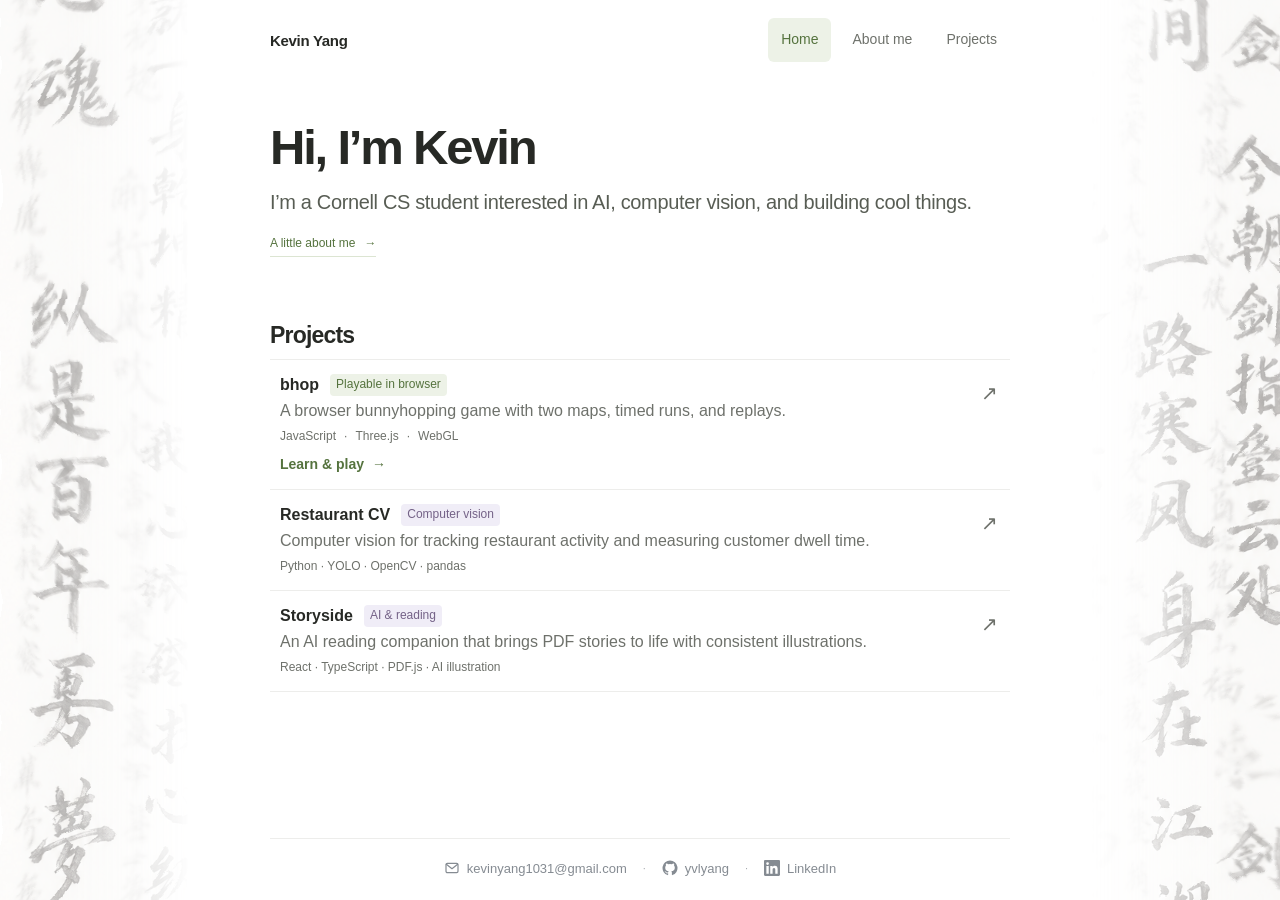
<file: index.html>
<!doctype html>
<html lang="en">
<head>
  <meta charset="utf-8">
  <meta name="viewport" content="width=device-width, initial-scale=1">
  <meta name="theme-color" content="#ffffff">
  <title>Home</title>
  <meta name="description" content="Kevin Yang’s personal space for projects, reading, music, and things made for the web.">
  <meta property="og:title" content="Home">
  <meta property="og:description" content="Kevin Yang’s personal space for projects, reading, music, and things made for the web.">
  <meta property="og:image" content="https://yvlyang.com/assets/bhop-og.jpg">
  <meta property="og:url" content="https://yvlyang.com/">
  <link rel="icon" href="data:image/svg+xml,%3Csvg xmlns='http://www.w3.org/2000/svg' viewBox='0 0 64 64'%3E%3Crect width='64' height='64' rx='16' fill='%23edf3df'/%3E%3Ctext x='32' y='43' font-family='Arial' font-size='34' text-anchor='middle' fill='%232a3322'%3Ek%3C/text%3E%3C/svg%3E">
  <link rel="stylesheet" href="styles.css?v=9474f177773f">
</head>
<body>
  <svg aria-hidden="true" focusable="false" style="position: absolute; width: 0; height: 0; overflow: hidden;">
    <defs>
      <filter id="calligraphy-warp" x="-10%" y="-10%" width="120%" height="120%" color-interpolation-filters="sRGB">
        <feTurbulence type="fractalNoise" baseFrequency="0.009 0.022" numOctaves="2" seed="8" result="ripple"/>
        <feDisplacementMap in="SourceGraphic" in2="ripple" scale="11" xChannelSelector="R" yChannelSelector="G"/>
      </filter>
    </defs>
  </svg>
  <a class="skip-link" href="#main">Skip to content</a>
  <div class="page" id="top">
    <header class="header">
      <a class="wordmark" href="index.html" aria-label="Kevin Yang, home">Kevin Yang</a>
      <nav aria-label="Main navigation">
        <a href="index.html" aria-current="page">Home</a>
        <a href="about/index.html">About me</a>
        <a href="projects/index.html">Projects</a>
      </nav>
    </header>

    <main id="main">
      <section class="intro" id="home" aria-labelledby="home-title">
        <h1 id="home-title">Hi, I’m Kevin</h1>
        <p class="intro-copy">I’m a Cornell CS student interested in AI, computer vision, and building cool things.</p>
        <a class="text-link intro-link" href="about/index.html">A little about me <span aria-hidden="true">→</span></a>
      </section>
      <section class="projects home-projects" aria-labelledby="projects-title">
        <div class="section-heading"><h2 id="projects-title">Projects</h2></div>
        <a class="project" href="projects/bhop/index.html">
          <div class="project-copy">
            <div class="project-title"><h3>bhop</h3><span class="tag tag-playable">Playable in browser</span></div>
            <p>A browser bunnyhopping game with two maps, timed runs, and replays.</p>
            <span class="project-meta">JavaScript <span aria-hidden="true">·</span> Three.js <span aria-hidden="true">·</span> WebGL</span>
            <span class="project-play">Learn &amp; play <span aria-hidden="true">→</span></span>
          </div>
          <span class="project-arrow" aria-hidden="true">↗</span>
        </a>
        <a class="project" href="https://github.com/yvlyang/restaurant-cv" target="_blank" rel="noopener">
          <div class="project-copy">
            <div class="project-title"><h3>Restaurant CV</h3><span class="tag">Computer vision</span></div>
            <p>Computer vision for tracking restaurant activity and measuring customer dwell time.</p>
            <span class="project-meta">Python · YOLO · OpenCV · pandas</span>
          </div><span class="project-arrow" aria-hidden="true">↗</span>
        </a>
        <a class="project" href="https://github.com/yvlyang/storyside" target="_blank" rel="noopener">
          <div class="project-copy">
            <div class="project-title"><h3>Storyside</h3><span class="tag">AI &amp; reading</span></div>
            <p>An AI reading companion that brings PDF stories to life with consistent illustrations.</p>
            <span class="project-meta">React · TypeScript · PDF.js · AI illustration</span>
          </div><span class="project-arrow" aria-hidden="true">↗</span>
        </a>
      </section>
    </main>

    <footer class="footer footer-contacts" aria-label="Contact links">
      <a class="contact-link" href="mailto:kevinyang1031@gmail.com"><svg aria-hidden="true" viewBox="0 0 24 24" fill="none" stroke="currentColor" stroke-width="1.8" stroke-linecap="round" stroke-linejoin="round"><rect x="3" y="5" width="18" height="14" rx="2"/><path d="m3.5 6.5 8.5 6.5 8.5-6.5"/></svg>kevinyang1031@gmail.com</a>
      <span class="contact-divider" aria-hidden="true">·</span>
      <a class="contact-link" aria-label="GitHub: yvlyang" href="https://github.com/yvlyang"><svg aria-hidden="true" viewBox="0 0 24 24" fill="currentColor"><path d="M12 .75a11.25 11.25 0 0 0-3.56 21.92c.56.1.77-.24.77-.54v-2.1c-3.13.68-3.79-1.33-3.79-1.33-.51-1.3-1.25-1.64-1.25-1.64-1.02-.7.08-.69.08-.69 1.13.08 1.73 1.16 1.73 1.16 1 1.72 2.63 1.22 3.27.93.1-.73.39-1.22.71-1.5-2.5-.28-5.13-1.25-5.13-5.57 0-1.23.44-2.23 1.16-3.02-.12-.29-.5-1.43.11-2.98 0 0 .95-.3 3.1 1.15a10.8 10.8 0 0 1 5.64 0c2.15-1.46 3.1-1.15 3.1-1.15.61 1.55.23 2.69.11 2.98.72.79 1.16 1.79 1.16 3.02 0 4.33-2.64 5.28-5.15 5.56.4.35.76 1.03.76 2.08v3.1c0 .3.2.65.77.54A11.25 11.25 0 0 0 12 .75Z"/></svg>yvlyang</a>
      <span class="contact-divider" aria-hidden="true">·</span>
      <a class="contact-link" aria-label="Kevin Yang on LinkedIn" href="https://www.linkedin.com/in/yvlyang"><svg aria-hidden="true" viewBox="0 0 24 24" fill="currentColor"><path d="M20.45 20.45h-3.55v-5.57c0-1.33-.03-3.04-1.85-3.04-1.86 0-2.14 1.45-2.14 2.94v5.67H9.36V9h3.41v1.56h.05c.48-.9 1.64-1.85 3.37-1.85 3.6 0 4.27 2.37 4.27 5.46v6.28ZM5.34 7.43a2.06 2.06 0 1 1 0-4.12 2.06 2.06 0 0 1 0 4.12ZM7.12 20.45H3.56V9h3.56v11.45ZM22.22 0H1.77C.79 0 0 .77 0 1.73v20.54C0 23.23.79 24 1.77 24h20.45c.98 0 1.78-.77 1.78-1.73V1.73C24 .77 23.2 0 22.22 0Z"/></svg>LinkedIn</a>
    </footer>
  </div>
</body>
</html>
</file>
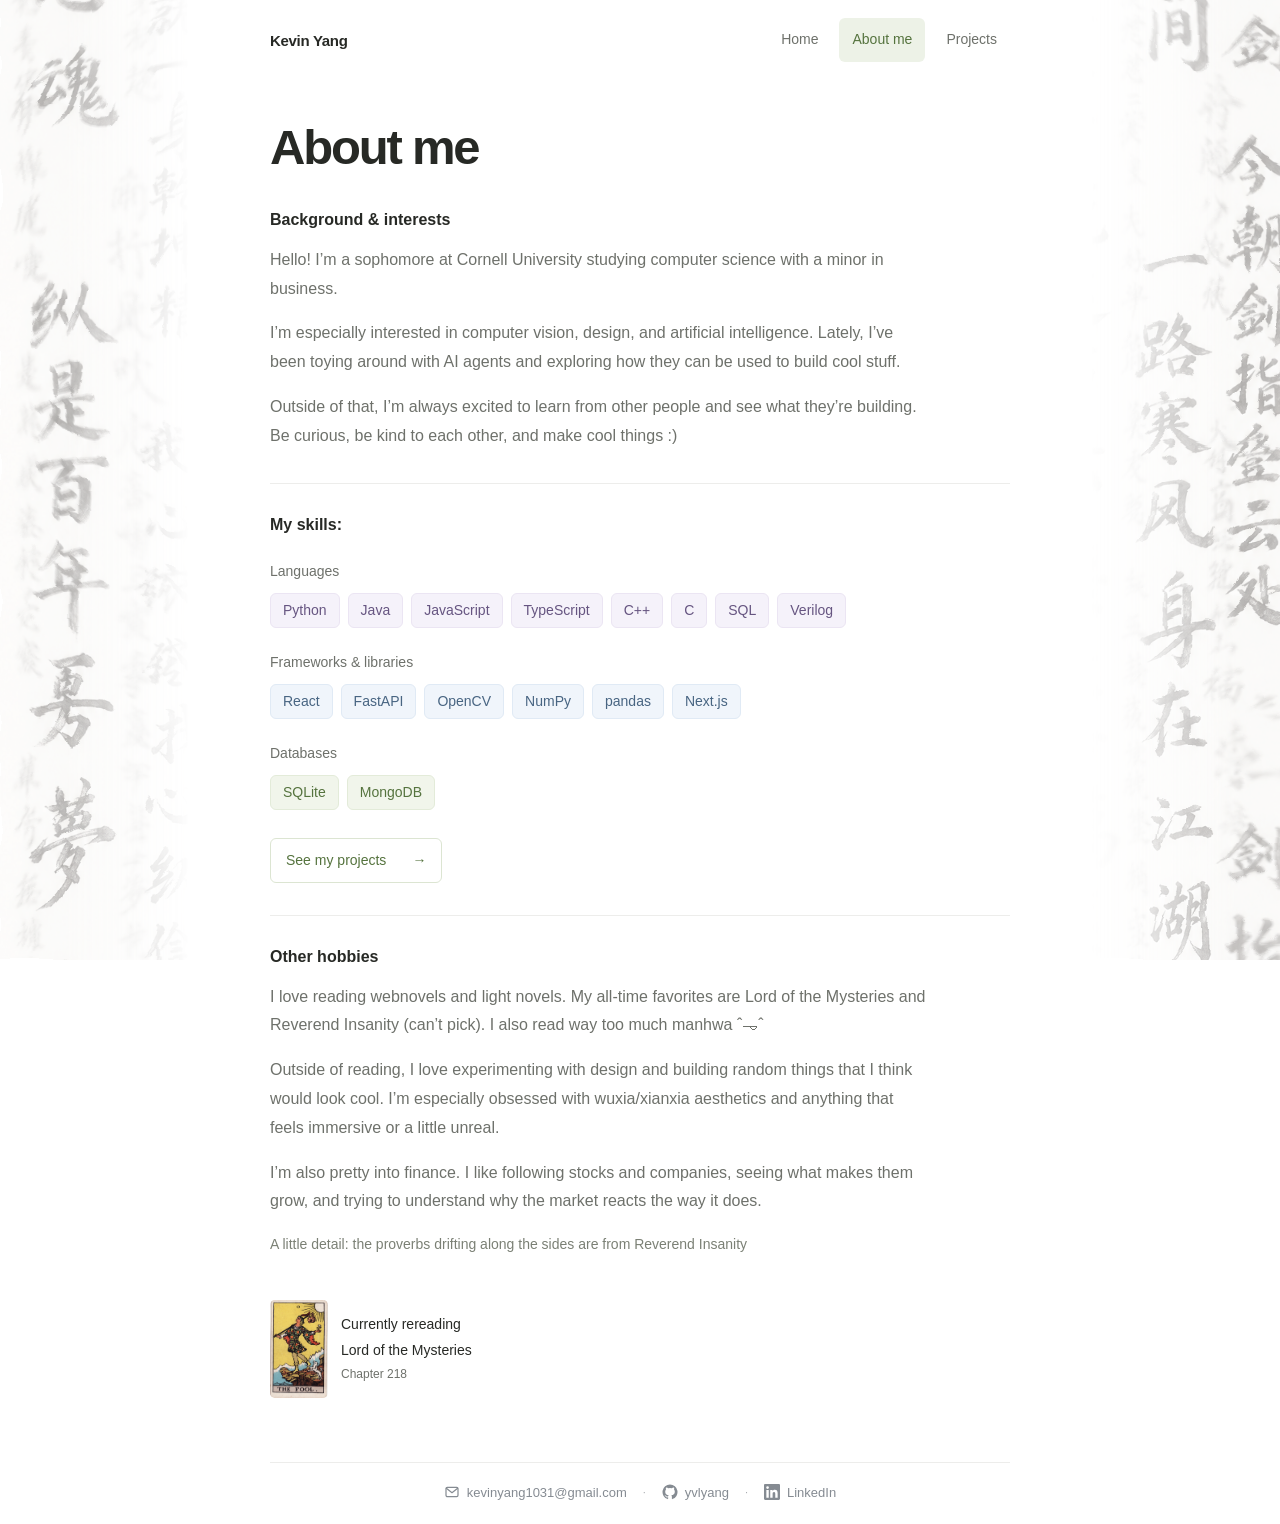
<file: about/index.html>
<!doctype html>
<html lang="en">
<head>
  <meta charset="utf-8">
  <meta name="viewport" content="width=device-width, initial-scale=1">
  <meta name="theme-color" content="#ffffff">
  <title>About me</title>
  <meta name="description" content="Kevin Yang is a Cornell University sophomore from Boston studying computer science with a business minor, interested in computer vision, artificial intelligence, and AI agents.">
  <meta property="og:title" content="About me">
  <meta property="og:description" content="Kevin Yang is a Cornell University sophomore from Boston studying computer science with a business minor, interested in computer vision, artificial intelligence, and AI agents.">
  <meta property="og:image" content="https://yvlyang.com/assets/bhop-og.jpg">
  <meta property="og:url" content="https://yvlyang.com/about/">
  <link rel="icon" href="data:image/svg+xml,%3Csvg xmlns='http://www.w3.org/2000/svg' viewBox='0 0 64 64'%3E%3Crect width='64' height='64' rx='16' fill='%23edf3df'/%3E%3Ctext x='32' y='43' font-family='Arial' font-size='34' text-anchor='middle' fill='%232a3322'%3Ek%3C/text%3E%3C/svg%3E">
  <link rel="stylesheet" href="../styles.css?v=9474f177773f">
</head>
<body>
  <svg aria-hidden="true" focusable="false" style="position: absolute; width: 0; height: 0; overflow: hidden;">
    <defs>
      <filter id="calligraphy-warp" x="-10%" y="-10%" width="120%" height="120%" color-interpolation-filters="sRGB">
        <feTurbulence type="fractalNoise" baseFrequency="0.009 0.022" numOctaves="2" seed="8" result="ripple"/>
        <feDisplacementMap in="SourceGraphic" in2="ripple" scale="11" xChannelSelector="R" yChannelSelector="G"/>
      </filter>
    </defs>
  </svg>
  <a class="skip-link" href="#main">Skip to content</a>
  <div class="page" id="top">
    <header class="header">
      <a class="wordmark" href="../index.html" aria-label="Kevin Yang, home">Kevin Yang</a>
      <nav aria-label="Main navigation">
        <a href="../index.html">Home</a>
        <a href="index.html" aria-current="page">About me</a>
        <a href="../projects/index.html">Projects</a>
      </nav>
    </header>

    <main id="main">
      <section class="section about-page" id="about" aria-labelledby="about-title">
        <div class="section-heading">
          <h1 id="about-title">About me</h1>
        </div>

        <section class="about-block" aria-labelledby="background-title">
          <h2 id="background-title">Background &amp; interests</h2>
          <p>Hello! I’m a sophomore at Cornell University studying computer science with a minor in business.</p>
          <p>I’m especially interested in computer vision, design, and artificial intelligence. Lately, I’ve been toying around with AI agents and exploring how they can be used to build cool stuff.</p>
          <p>Outside of that, I’m always excited to learn from other people and see what they’re building. Be curious, be kind to each other, and make cool things :)</p>
        </section>

        <section class="about-block" aria-labelledby="skills-title">
          <h2 id="skills-title">My skills:</h2>
          <dl class="skills-list">
            <div class="skill-group languages"><dt>Languages</dt><dd><ul class="skill-tags" role="list"><li>Python</li><li>Java</li><li>JavaScript</li><li>TypeScript</li><li>C++</li><li>C</li><li>SQL</li><li>Verilog</li></ul></dd></div>
            <div class="skill-group frameworks"><dt>Frameworks &amp; libraries</dt><dd><ul class="skill-tags" role="list"><li>React</li><li>FastAPI</li><li>OpenCV</li><li>NumPy</li><li>pandas</li><li>Next.js</li></ul></dd></div>
            <div class="skill-group databases"><dt>Databases</dt><dd><ul class="skill-tags" role="list"><li>SQLite</li><li>MongoDB</li></ul></dd></div>
          </dl>
          <a class="projects-cta" href="../projects/index.html">See my projects <span aria-hidden="true">→</span></a>
        </section>

        <section class="about-block" aria-labelledby="outside-title">
          <h2 id="outside-title">Other hobbies</h2>
          <p>I love reading webnovels and light novels. My all-time favorites are Lord of the Mysteries and Reverend Insanity (can’t pick). I also read way too much manhwa ˆ𐃷ˆ</p>
          <p>Outside of reading, I love experimenting with design and building random things that I think would look cool. I’m especially obsessed with wuxia/xianxia aesthetics and anything that feels immersive or a little unreal.</p>
          <p>I’m also pretty into finance. I like following stocks and companies, seeing what makes them grow, and trying to understand why the market reacts the way it does.</p>
          <p class="site-note">A little detail: the proverbs drifting along the sides are from Reverend Insanity</p>
        </section>
        <div class="about-interests" aria-label="A little more about me">
          <!-- Add a book and its link when ready. -->
          <div class="interest-row" id="reading">
            <img class="reading-cover" src="../assets/lotm-the-fool.png" alt="The Fool tarot card" width="1144" height="1919" loading="lazy">
            <div class="interest-copy"><h2>Currently rereading</h2><p><span class="reading-title">Lord of the Mysteries</span><span class="reading-progress">Chapter 218</span></p></div>
          </div>
        </div>
      </section>
    </main>

    <footer class="footer footer-contacts" aria-label="Contact links">
      <a class="contact-link" href="mailto:kevinyang1031@gmail.com"><svg aria-hidden="true" viewBox="0 0 24 24" fill="none" stroke="currentColor" stroke-width="1.8" stroke-linecap="round" stroke-linejoin="round"><rect x="3" y="5" width="18" height="14" rx="2"/><path d="m3.5 6.5 8.5 6.5 8.5-6.5"/></svg>kevinyang1031@gmail.com</a>
      <span class="contact-divider" aria-hidden="true">·</span>
      <a class="contact-link" aria-label="GitHub: yvlyang" href="https://github.com/yvlyang"><svg aria-hidden="true" viewBox="0 0 24 24" fill="currentColor"><path d="M12 .75a11.25 11.25 0 0 0-3.56 21.92c.56.1.77-.24.77-.54v-2.1c-3.13.68-3.79-1.33-3.79-1.33-.51-1.3-1.25-1.64-1.25-1.64-1.02-.7.08-.69.08-.69 1.13.08 1.73 1.16 1.73 1.16 1 1.72 2.63 1.22 3.27.93.1-.73.39-1.22.71-1.5-2.5-.28-5.13-1.25-5.13-5.57 0-1.23.44-2.23 1.16-3.02-.12-.29-.5-1.43.11-2.98 0 0 .95-.3 3.1 1.15a10.8 10.8 0 0 1 5.64 0c2.15-1.46 3.1-1.15 3.1-1.15.61 1.55.23 2.69.11 2.98.72.79 1.16 1.79 1.16 3.02 0 4.33-2.64 5.28-5.15 5.56.4.35.76 1.03.76 2.08v3.1c0 .3.2.65.77.54A11.25 11.25 0 0 0 12 .75Z"/></svg>yvlyang</a>
      <span class="contact-divider" aria-hidden="true">·</span>
      <a class="contact-link" aria-label="Kevin Yang on LinkedIn" href="https://www.linkedin.com/in/yvlyang"><svg aria-hidden="true" viewBox="0 0 24 24" fill="currentColor"><path d="M20.45 20.45h-3.55v-5.57c0-1.33-.03-3.04-1.85-3.04-1.86 0-2.14 1.45-2.14 2.94v5.67H9.36V9h3.41v1.56h.05c.48-.9 1.64-1.85 3.37-1.85 3.6 0 4.27 2.37 4.27 5.46v6.28ZM5.34 7.43a2.06 2.06 0 1 1 0-4.12 2.06 2.06 0 0 1 0 4.12ZM7.12 20.45H3.56V9h3.56v11.45ZM22.22 0H1.77C.79 0 0 .77 0 1.73v20.54C0 23.23.79 24 1.77 24h20.45c.98 0 1.78-.77 1.78-1.73V1.73C24 .77 23.2 0 22.22 0Z"/></svg>LinkedIn</a>
    </footer>
  </div>
</body>
</html>
</file>
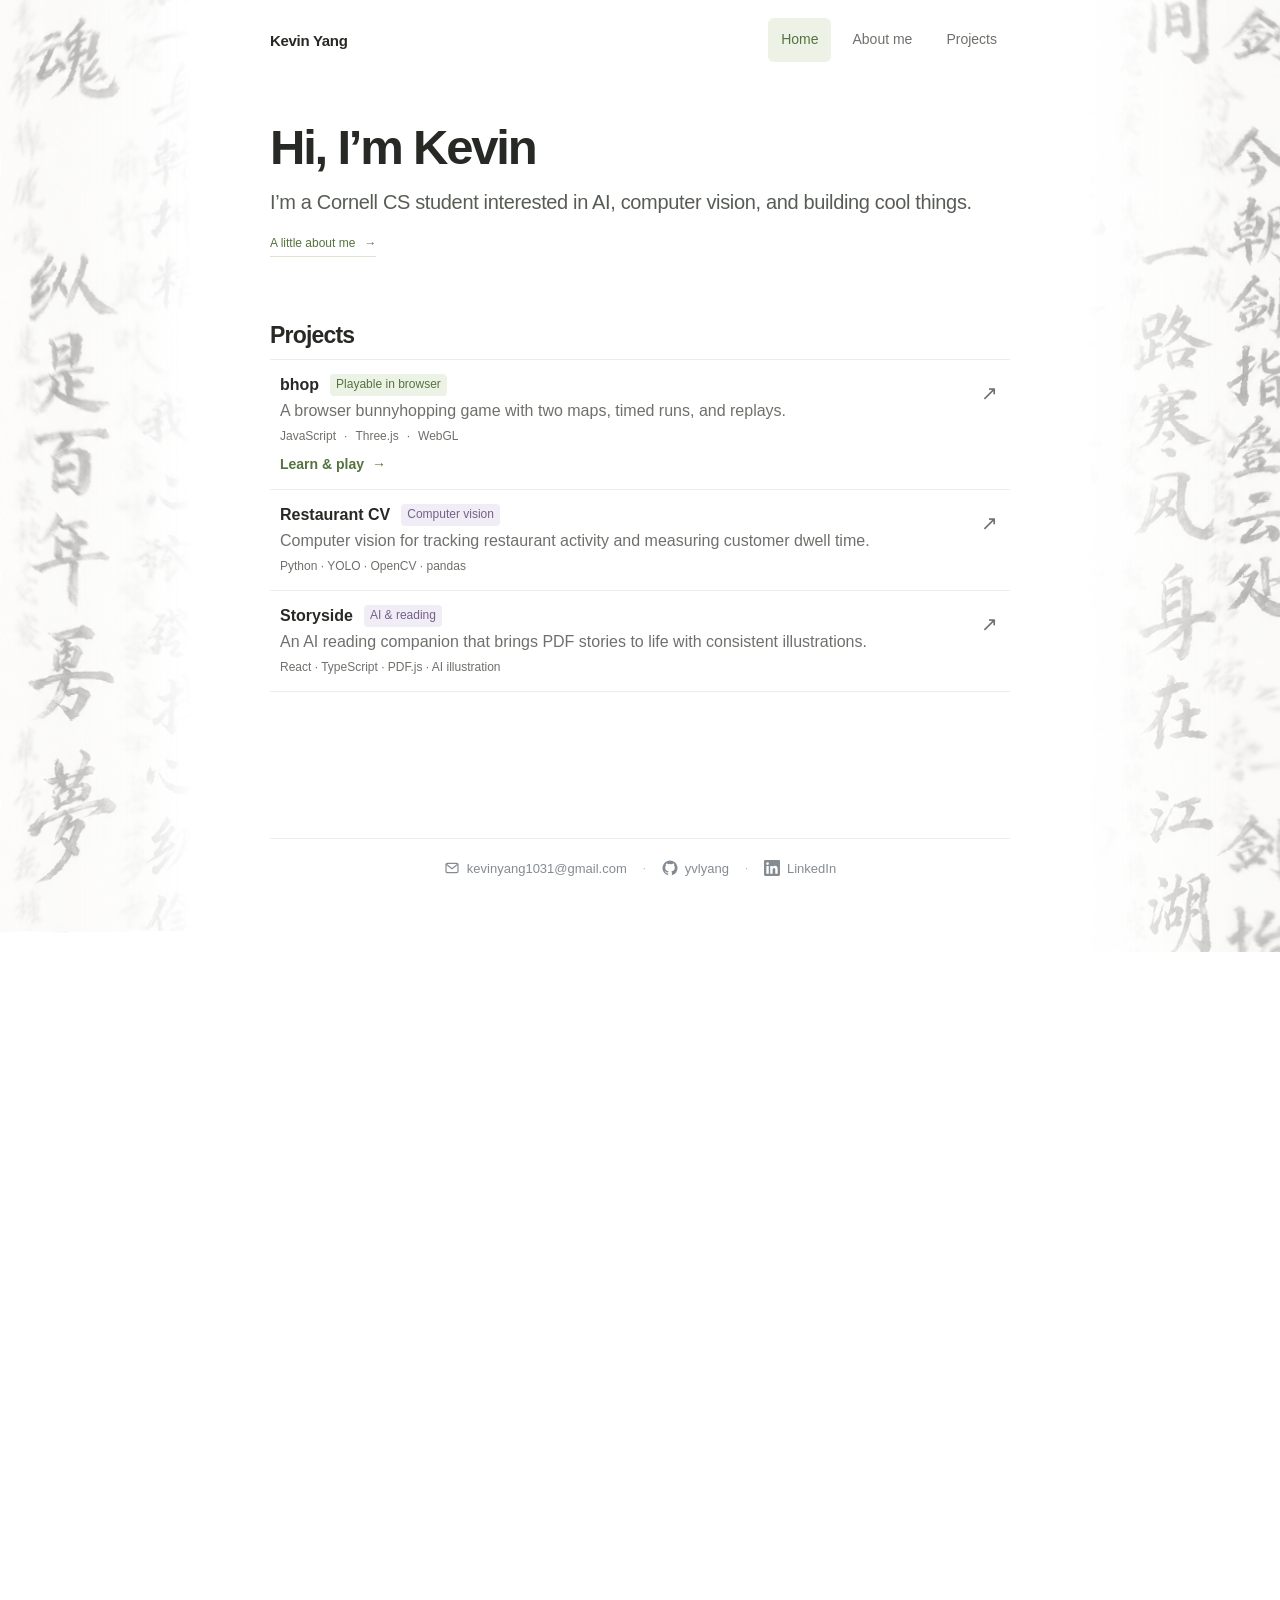
<file: contact/index.html>
<!doctype html>
<html lang="en"><head><meta charset="utf-8"><meta name="viewport" content="width=device-width, initial-scale=1"><meta http-equiv="refresh" content="0; url=../index.html"><title>Kevin Yang</title></head><body><p><a href="../index.html">Return home</a></p></body></html>
</file>
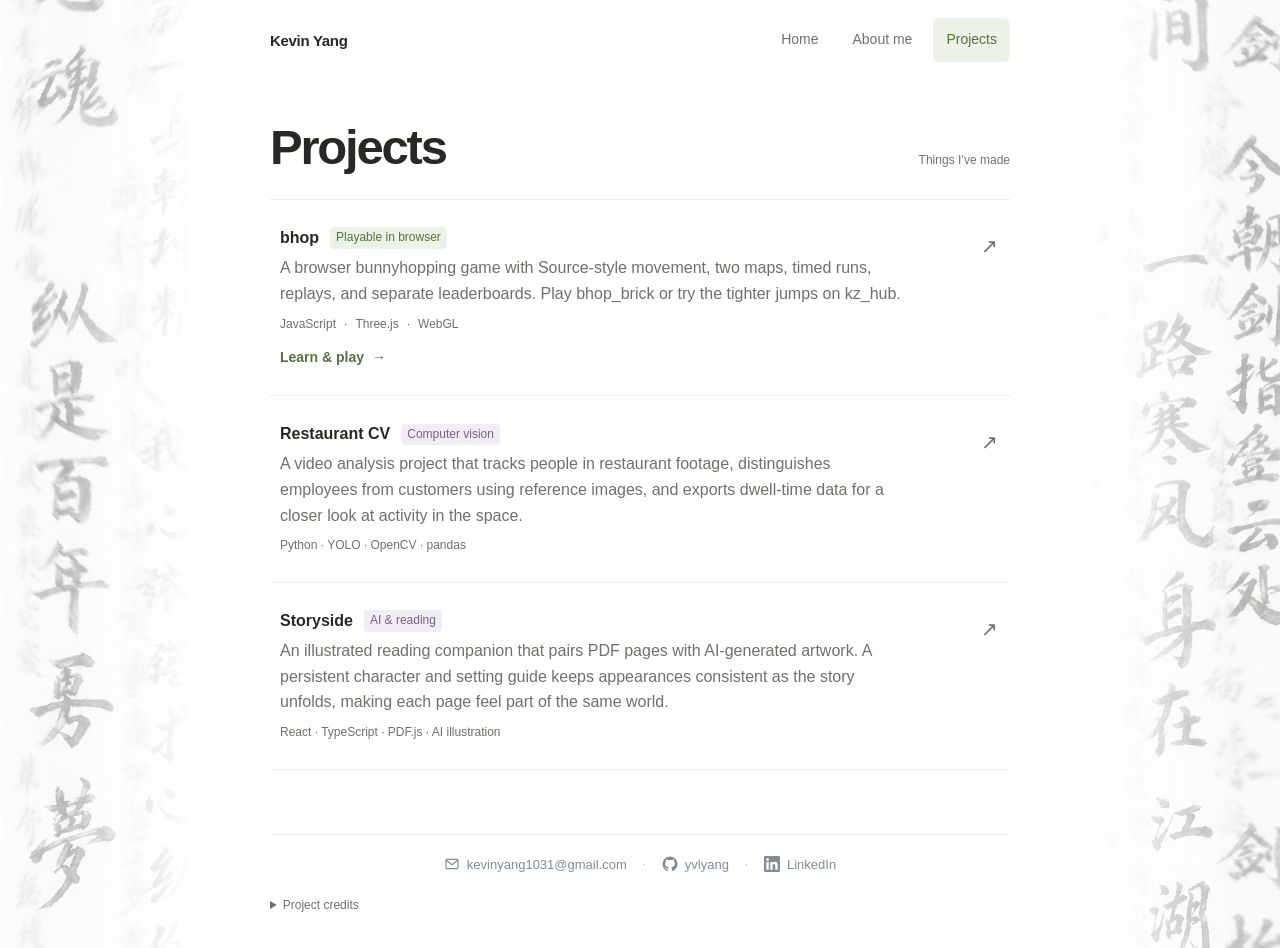
<file: projects/index.html>
<!doctype html>
<html lang="en">
<head>
  <meta charset="utf-8">
  <meta name="viewport" content="width=device-width, initial-scale=1">
  <meta name="theme-color" content="#ffffff">
  <title>Projects</title>
  <meta name="description" content="Explore Kevin Yang’s projects, including bhop, a Source-style browser bunnyhopping game with two maps.">
  <meta property="og:title" content="Projects">
  <meta property="og:description" content="Explore Kevin Yang’s projects, including bhop, a Source-style browser bunnyhopping game with two maps.">
  <meta property="og:image" content="https://yvlyang.com/assets/bhop-og.jpg">
  <meta property="og:url" content="https://yvlyang.com/projects/">
  <link rel="icon" href="data:image/svg+xml,%3Csvg xmlns='http://www.w3.org/2000/svg' viewBox='0 0 64 64'%3E%3Crect width='64' height='64' rx='16' fill='%23edf3df'/%3E%3Ctext x='32' y='43' font-family='Arial' font-size='34' text-anchor='middle' fill='%232a3322'%3Ek%3C/text%3E%3C/svg%3E">
  <link rel="stylesheet" href="../styles.css?v=9474f177773f">
</head>
<body>
  <svg aria-hidden="true" focusable="false" style="position: absolute; width: 0; height: 0; overflow: hidden;">
    <defs>
      <filter id="calligraphy-warp" x="-10%" y="-10%" width="120%" height="120%" color-interpolation-filters="sRGB">
        <feTurbulence type="fractalNoise" baseFrequency="0.009 0.022" numOctaves="2" seed="8" result="ripple"/>
        <feDisplacementMap in="SourceGraphic" in2="ripple" scale="11" xChannelSelector="R" yChannelSelector="G"/>
      </filter>
    </defs>
  </svg>
  <a class="skip-link" href="#main">Skip to content</a>
  <div class="page" id="top">
    <header class="header">
      <a class="wordmark" href="../index.html" aria-label="Kevin Yang, home">Kevin Yang</a>
      <nav aria-label="Main navigation">
        <a href="../index.html">Home</a>
        <a href="../about/index.html">About me</a>
        <a href="index.html" aria-current="page">Projects</a>
      </nav>
    </header>

    <main id="main">
      <section class="section projects" id="projects" aria-labelledby="projects-title">
        <div class="section-heading">
          <h1 id="projects-title">Projects</h1>
          <span class="section-caption">Things I’ve made</span>
        </div>
        <a class="project" href="bhop/index.html">
          <div class="project-copy">
            <div class="project-title"><h2>bhop</h2><span class="tag tag-playable">Playable in browser</span></div>
            <p>A browser bunnyhopping game with Source-style movement, two maps, timed runs, replays, and separate leaderboards. Play bhop_brick or try the tighter jumps on kz_hub.</p>
            <span class="project-meta">JavaScript <span aria-hidden="true">·</span> Three.js <span aria-hidden="true">·</span> WebGL</span>
            <span class="project-play">Learn &amp; play <span aria-hidden="true">→</span></span>
          </div>
          <span class="project-arrow" aria-hidden="true">↗</span>
        </a>
        <a class="project" href="https://github.com/yvlyang/restaurant-cv" target="_blank" rel="noopener">
          <div class="project-copy">
            <div class="project-title"><h2>Restaurant CV</h2><span class="tag">Computer vision</span></div>
            <p>A video analysis project that tracks people in restaurant footage, distinguishes employees from customers using reference images, and exports dwell-time data for a closer look at activity in the space.</p>
            <span class="project-meta">Python · YOLO · OpenCV · pandas</span>
          </div><span class="project-arrow" aria-hidden="true">↗</span>
        </a>
        <a class="project" href="https://github.com/yvlyang/storyside" target="_blank" rel="noopener">
          <div class="project-copy">
            <div class="project-title"><h2>Storyside</h2><span class="tag">AI &amp; reading</span></div>
            <p>An illustrated reading companion that pairs PDF pages with AI-generated artwork. A persistent character and setting guide keeps appearances consistent as the story unfolds, making each page feel part of the same world.</p>
            <span class="project-meta">React · TypeScript · PDF.js · AI illustration</span>
          </div><span class="project-arrow" aria-hidden="true">↗</span>
        </a>
      </section>
    </main>

    <footer class="footer footer-contacts" aria-label="Contact links">
      <a class="contact-link" href="mailto:kevinyang1031@gmail.com"><svg aria-hidden="true" viewBox="0 0 24 24" fill="none" stroke="currentColor" stroke-width="1.8" stroke-linecap="round" stroke-linejoin="round"><rect x="3" y="5" width="18" height="14" rx="2"/><path d="m3.5 6.5 8.5 6.5 8.5-6.5"/></svg>kevinyang1031@gmail.com</a>
      <span class="contact-divider" aria-hidden="true">·</span>
      <a class="contact-link" aria-label="GitHub: yvlyang" href="https://github.com/yvlyang"><svg aria-hidden="true" viewBox="0 0 24 24" fill="currentColor"><path d="M12 .75a11.25 11.25 0 0 0-3.56 21.92c.56.1.77-.24.77-.54v-2.1c-3.13.68-3.79-1.33-3.79-1.33-.51-1.3-1.25-1.64-1.25-1.64-1.02-.7.08-.69.08-.69 1.13.08 1.73 1.16 1.73 1.16 1 1.72 2.63 1.22 3.27.93.1-.73.39-1.22.71-1.5-2.5-.28-5.13-1.25-5.13-5.57 0-1.23.44-2.23 1.16-3.02-.12-.29-.5-1.43.11-2.98 0 0 .95-.3 3.1 1.15a10.8 10.8 0 0 1 5.64 0c2.15-1.46 3.1-1.15 3.1-1.15.61 1.55.23 2.69.11 2.98.72.79 1.16 1.79 1.16 3.02 0 4.33-2.64 5.28-5.15 5.56.4.35.76 1.03.76 2.08v3.1c0 .3.2.65.77.54A11.25 11.25 0 0 0 12 .75Z"/></svg>yvlyang</a>
      <span class="contact-divider" aria-hidden="true">·</span>
      <a class="contact-link" aria-label="Kevin Yang on LinkedIn" href="https://www.linkedin.com/in/yvlyang"><svg aria-hidden="true" viewBox="0 0 24 24" fill="currentColor"><path d="M20.45 20.45h-3.55v-5.57c0-1.33-.03-3.04-1.85-3.04-1.86 0-2.14 1.45-2.14 2.94v5.67H9.36V9h3.41v1.56h.05c.48-.9 1.64-1.85 3.37-1.85 3.6 0 4.27 2.37 4.27 5.46v6.28ZM5.34 7.43a2.06 2.06 0 1 1 0-4.12 2.06 2.06 0 0 1 0 4.12ZM7.12 20.45H3.56V9h3.56v11.45ZM22.22 0H1.77C.79 0 0 .77 0 1.73v20.54C0 23.23.79 24 1.77 24h20.45c.98 0 1.78-.77 1.78-1.73V1.73C24 .77 23.2 0 22.22 0Z"/></svg>LinkedIn</a>
    </footer>
    <details class="credits">
      <summary>Project credits</summary>
      <p>bhop_brick map by <a href="https://www.roblox.com/users/44388483/profile">zz9c</a>. Karambit model by <a href="https://sketchfab.com/Diamonddogkz">Diamonddogkz</a> (<a href="https://creativecommons.org/licenses/by/4.0/">CC BY 4.0</a>).</p>
      <p>KZ layout from CSGOHUB by Darnias &amp; lmtlss.</p>
    </details>
  </div>
</body>
</html>
</file>
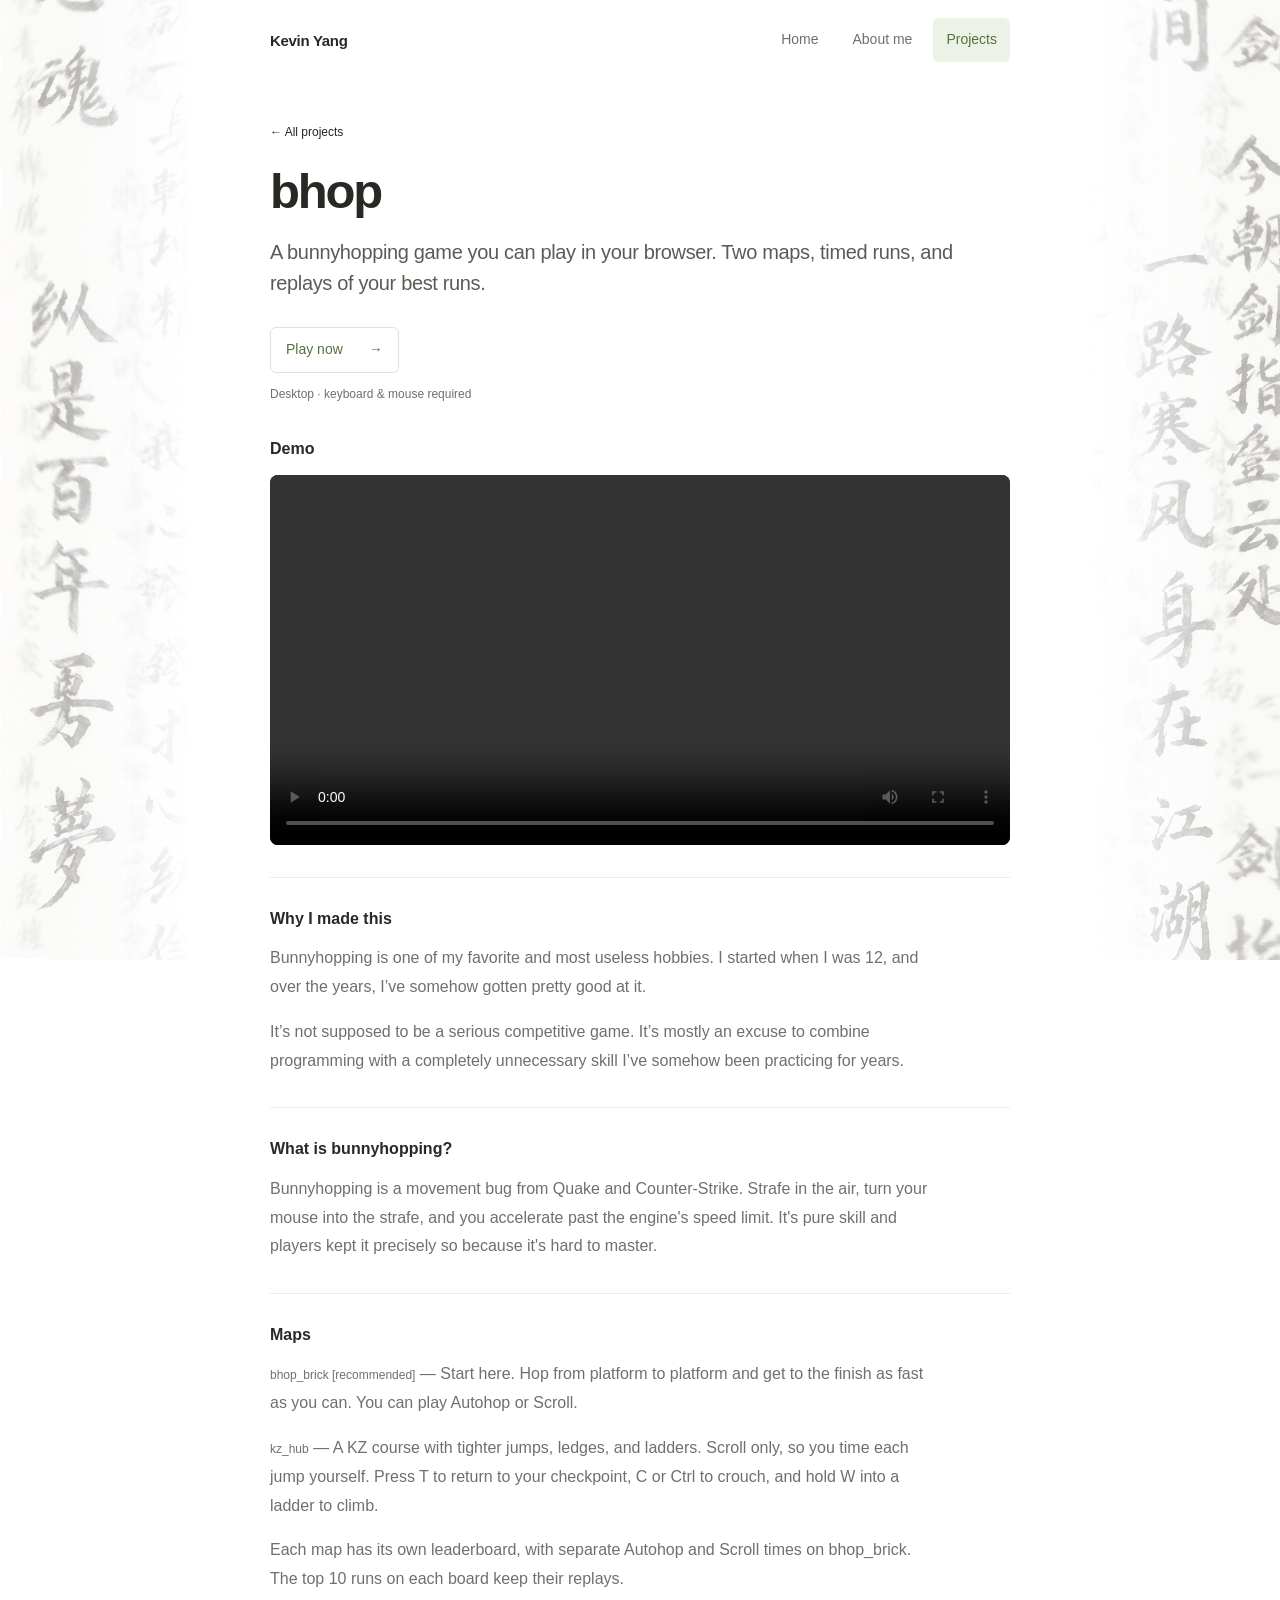
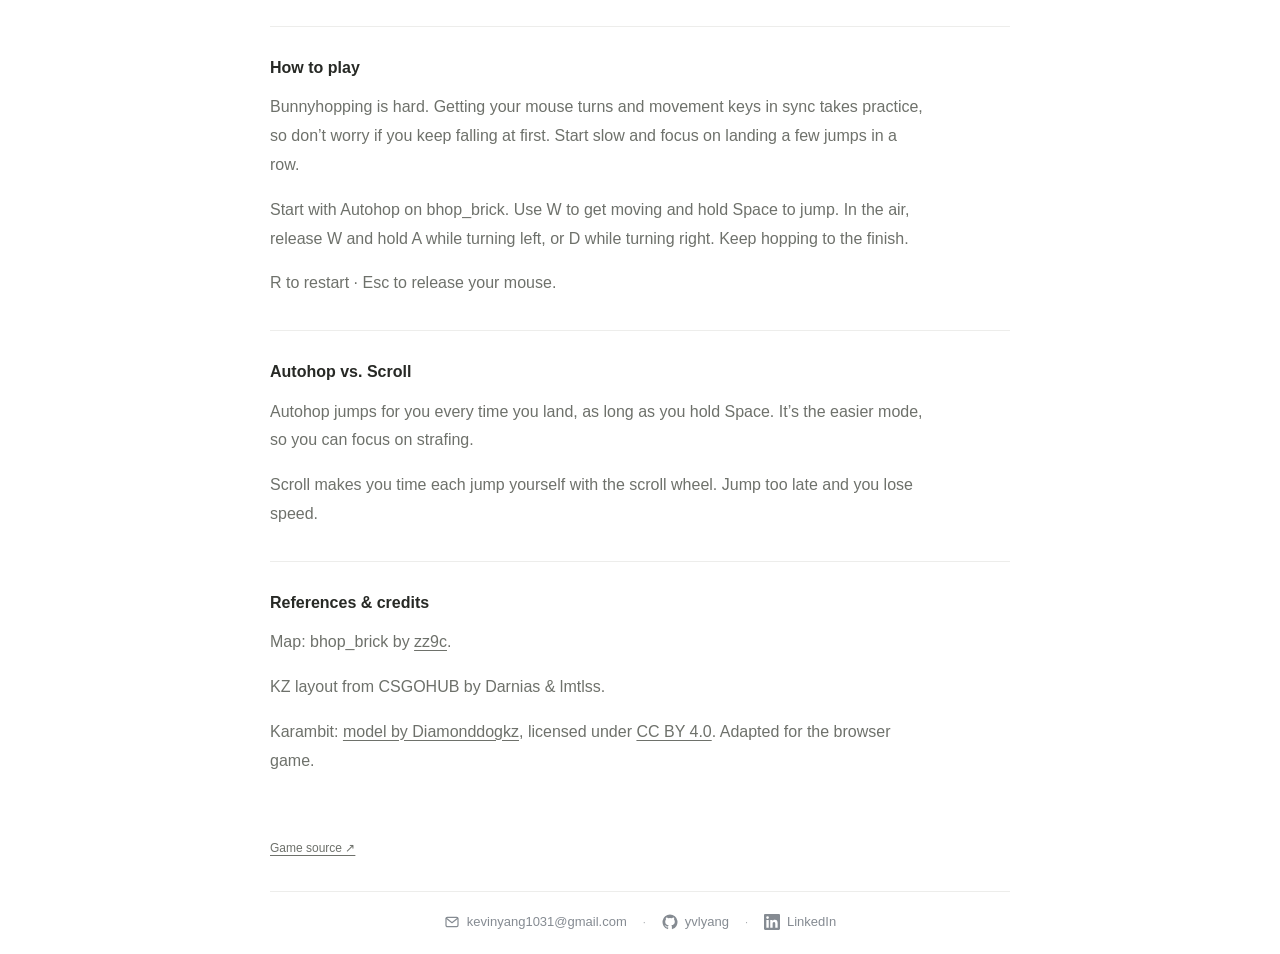
<file: projects/bhop/index.html>
<!doctype html>
<html lang="en">
<head>
  <meta charset="utf-8">
  <meta name="viewport" content="width=device-width, initial-scale=1">
  <meta name="theme-color" content="#ffffff">
  <title>bhop</title>
  <meta name="description" content="A browser bunnyhopping game with two maps: bhop_brick and kz_hub. How to play, a gameplay demo, and separate leaderboards.">
  <meta property="og:title" content="bhop">
  <meta property="og:description" content="A browser bunnyhopping game with two maps: bhop_brick and kz_hub. How to play, a gameplay demo, and separate leaderboards.">
  <meta property="og:image" content="https://yvlyang.com/assets/bhop-og.jpg">
  <meta property="og:url" content="https://yvlyang.com/projects/bhop/">
  <link rel="icon" href="data:image/svg+xml,%3Csvg xmlns='http://www.w3.org/2000/svg' viewBox='0 0 64 64'%3E%3Crect width='64' height='64' rx='16' fill='%23edf3df'/%3E%3Ctext x='32' y='43' font-family='Arial' font-size='34' text-anchor='middle' fill='%232a3322'%3Ek%3C/text%3E%3C/svg%3E">
  <link rel="stylesheet" href="../../styles.css?v=9474f177773f">
</head>
<body>
  <svg aria-hidden="true" focusable="false" style="position: absolute; width: 0; height: 0; overflow: hidden;">
    <defs>
      <filter id="calligraphy-warp" x="-10%" y="-10%" width="120%" height="120%" color-interpolation-filters="sRGB">
        <feTurbulence type="fractalNoise" baseFrequency="0.009 0.022" numOctaves="2" seed="8" result="ripple"/>
        <feDisplacementMap in="SourceGraphic" in2="ripple" scale="11" xChannelSelector="R" yChannelSelector="G"/>
      </filter>
    </defs>
  </svg>
  <a class="skip-link" href="#main">Skip to content</a>
  <div class="page" id="top">
    <header class="header">
      <a class="wordmark" href="../../index.html" aria-label="Kevin Yang, home">Kevin Yang</a>
      <nav aria-label="Main navigation">
        <a href="../../index.html">Home</a>
        <a href="../../about/index.html">About me</a>
        <a href="../index.html" aria-current="page">Projects</a>
      </nav>
    </header>

    <main id="main">
      <section class="section tutorial">
        <a class="text-link" href="../index.html">← All projects</a>
        <h1>bhop</h1>
        <p class="intro-copy">A bunnyhopping game you can play in your browser. Two maps, timed runs, and replays of your best runs.</p>
        <a class="projects-cta" href="../../bhop/" target="_blank" rel="noopener">Play now <span aria-hidden="true">→</span></a>
        <p class="tutorial-note">Desktop · keyboard &amp; mouse required</p>

        <div class="about-block" id="demo">
          <h2>Demo</h2>
          <video controls playsinline preload="metadata" aria-label="bhop_brick gameplay demo" width="1832" height="1080" style="display: block; width: 100%; height: auto; border-radius: 8px; background: #161816;">
            <source src="../../assets/bhop-demo.mp4" type="video/mp4">
            <a href="../../assets/bhop-demo.mp4">Watch the gameplay demo</a>
          </video>
        </div>

        <div class="about-block">
          <h2>Why I made this</h2>
          <p>Bunnyhopping is one of my favorite and most useless hobbies. I started when I was 12, and over the years, I’ve somehow gotten pretty good at it.</p>
          <p>It’s not supposed to be a serious competitive game. It’s mostly an excuse to combine programming with a completely unnecessary skill I’ve somehow been practicing for years.</p>
        </div>

        <div class="about-block">
          <h2>What is bunnyhopping?</h2>
          <p>Bunnyhopping is a movement bug from Quake and Counter-Strike. Strafe in the air, turn your mouse into the strafe, and you accelerate past the engine's speed limit. It's pure skill and players kept it precisely so because it's hard to master.</p>
        </div>

        <div class="about-block">
          <h2>Maps</h2>
          <p><a class="text-link" href="../../bhop/" target="_blank" rel="noopener">bhop_brick [recommended]</a> — Start here. Hop from platform to platform and get to the finish as fast as you can. You can play Autohop or Scroll.</p>
          <p><a class="text-link" href="../../bhop/?map=kz_hub" target="_blank" rel="noopener">kz_hub</a> — A KZ course with tighter jumps, ledges, and ladders. Scroll only, so you time each jump yourself. Press T to return to your checkpoint, C or Ctrl to crouch, and hold W into a ladder to climb.</p>
          <p>Each map has its own leaderboard, with separate Autohop and Scroll times on bhop_brick. The top 10 runs on each board keep their replays.</p>
        </div>

        <div class="about-block">
          <h2>How to play</h2>
          <p>Bunnyhopping is hard. Getting your mouse turns and movement keys in sync takes practice, so don’t worry if you keep falling at first. Start slow and focus on landing a few jumps in a row.</p>
          <p>Start with Autohop on bhop_brick. Use W to get moving and hold Space to jump. In the air, release W and hold A while turning left, or D while turning right. Keep hopping to the finish.</p>
          <p>R to restart · Esc to release your mouse.</p>
        </div>

        <div class="about-block">
          <h2>Autohop vs. Scroll</h2>
          <p>Autohop jumps for you every time you land, as long as you hold Space. It’s the easier mode, so you can focus on strafing.</p>
          <p>Scroll makes you time each jump yourself with the scroll wheel. Jump too late and you lose speed.</p>
        </div>

        <div class="about-block">
          <h2>References &amp; credits</h2>
          <p>Map: bhop_brick by <a href="https://www.roblox.com/users/44388483/profile" style="text-decoration: underline; text-underline-offset: 3px;">zz9c</a>.</p>
          <p>KZ layout from CSGOHUB by Darnias &amp; lmtlss.</p>
          <p>Karambit: <a href="https://sketchfab.com/3d-models/karambit-dfd7606f189a413681305a39b8841ce8" style="text-decoration: underline; text-underline-offset: 3px;">model by Diamonddogkz</a>, licensed under <a href="https://creativecommons.org/licenses/by/4.0/" style="text-decoration: underline; text-underline-offset: 3px;">CC BY 4.0</a>. Adapted for the browser game.</p>
        </div>
      </section>
      <p class="credits"><a href="https://github.com/yvlyang/bhop" target="_blank" rel="noopener">Game source ↗</a></p>
    </main>
    <footer class="footer footer-contacts" aria-label="Contact links">
      <a class="contact-link" href="mailto:kevinyang1031@gmail.com"><svg aria-hidden="true" viewBox="0 0 24 24" fill="none" stroke="currentColor" stroke-width="1.8" stroke-linecap="round" stroke-linejoin="round"><rect x="3" y="5" width="18" height="14" rx="2"/><path d="m3.5 6.5 8.5 6.5 8.5-6.5"/></svg>kevinyang1031@gmail.com</a>
      <span class="contact-divider" aria-hidden="true">·</span>
      <a class="contact-link" aria-label="GitHub: yvlyang" href="https://github.com/yvlyang"><svg aria-hidden="true" viewBox="0 0 24 24" fill="currentColor"><path d="M12 .75a11.25 11.25 0 0 0-3.56 21.92c.56.1.77-.24.77-.54v-2.1c-3.13.68-3.79-1.33-3.79-1.33-.51-1.3-1.25-1.64-1.25-1.64-1.02-.7.08-.69.08-.69 1.13.08 1.73 1.16 1.73 1.16 1 1.72 2.63 1.22 3.27.93.1-.73.39-1.22.71-1.5-2.5-.28-5.13-1.25-5.13-5.57 0-1.23.44-2.23 1.16-3.02-.12-.29-.5-1.43.11-2.98 0 0 .95-.3 3.1 1.15a10.8 10.8 0 0 1 5.64 0c2.15-1.46 3.1-1.15 3.1-1.15.61 1.55.23 2.69.11 2.98.72.79 1.16 1.79 1.16 3.02 0 4.33-2.64 5.28-5.15 5.56.4.35.76 1.03.76 2.08v3.1c0 .3.2.65.77.54A11.25 11.25 0 0 0 12 .75Z"/></svg>yvlyang</a>
      <span class="contact-divider" aria-hidden="true">·</span>
      <a class="contact-link" aria-label="Kevin Yang on LinkedIn" href="https://www.linkedin.com/in/yvlyang"><svg aria-hidden="true" viewBox="0 0 24 24" fill="currentColor"><path d="M20.45 20.45h-3.55v-5.57c0-1.33-.03-3.04-1.85-3.04-1.86 0-2.14 1.45-2.14 2.94v5.67H9.36V9h3.41v1.56h.05c.48-.9 1.64-1.85 3.37-1.85 3.6 0 4.27 2.37 4.27 5.46v6.28ZM5.34 7.43a2.06 2.06 0 1 1 0-4.12 2.06 2.06 0 0 1 0 4.12ZM7.12 20.45H3.56V9h3.56v11.45ZM22.22 0H1.77C.79 0 0 .77 0 1.73v20.54C0 23.23.79 24 1.77 24h20.45c.98 0 1.78-.77 1.78-1.73V1.73C24 .77 23.2 0 22.22 0Z"/></svg>LinkedIn</a>
    </footer>
  </div></body></html>
</file>
<file: styles.css>
:root {
  color-scheme: light;
  --background: #fff;
  --text: #272925;
  --muted: #6e716b;
  --line: #ededeb;
  --green: #55733e;
}
* { box-sizing: border-box; }
html { scroll-behavior: smooth; scroll-padding-top: 32px; scrollbar-width: none; }
html::-webkit-scrollbar { display: none; width: 0; height: 0; }
body {
  margin: 0;
  overflow-x: clip;
  background: var(--background);
  color: var(--text);
  font: 14px/1.65 -apple-system, BlinkMacSystemFont, "Segoe UI", Helvetica, Arial, sans-serif;
  -webkit-font-smoothing: antialiased;
}
::selection { background: #e8efd9; color: #272925; }
a { color: inherit; text-decoration: none; }
a:focus-visible, summary:focus-visible { outline: 2px solid var(--green); outline-offset: 6px; border-radius: 3px; }
a, summary { -webkit-tap-highlight-color: #e8efd9; }
svg { display: block; width: 22px; height: 22px; }
p, h1, h2, h3 { margin: 0; }
.page { width: min(740px, calc(100% - 64px)); min-height: 100vh; min-height: 100svh; margin-inline: auto; display: flex; flex-direction: column; }
main { flex: 1; }
.skip-link { position: fixed; top: 12px; left: 12px; padding: 8px 16px; background: #edf3df; z-index: 10; transform: translateY(-160%); }
.skip-link:focus { transform: translateY(0); }
.header { min-height: 112px; display: flex; flex-wrap: wrap; align-items: center; justify-content: space-between; gap: 12px; padding-block: 20px; }
.wordmark { font-size: 15px; font-weight: 600; letter-spacing: -.3px; line-height: 1; padding-block: 10px; }
.wordmark span { color: #7c975c; }
nav { display: flex; flex-wrap: wrap; gap: 8px; }
nav a { font-size: 14px; color: var(--muted); padding: 10px 13px; border-radius: 6px; transition: color 160ms, background 160ms; }
nav a[aria-current="page"] { background: #edf2e7; color: var(--green); }
nav a:hover { color: var(--text); background: #f5f6f3; }
.intro { padding: 68px 0 64px; }
.eyebrow { color: var(--green); font-size: 14px; font-weight: 500; }
h1 { margin: 21px 0 18px; font-size: clamp(38px, 6vw, 49px); line-height: 1.13; letter-spacing: -2.2px; font-weight: 550; }
.intro-copy { font-size: 20px; line-height: 1.55; color: #585d54; letter-spacing: -.35px; }
.intro-note { max-width: 470px; margin-top: 19px; color: var(--muted); font-size: 16px; }
.text-link { display: inline-flex; align-items: center; gap: 9px; font-size: 12px; transition: color 160ms; }
.text-link:hover { color: var(--green); }
.intro-link { margin-top: 27px; color: var(--green); padding-bottom: 2px; border-bottom: 1px solid #dce5d2; }
.section { padding: 68px 0 64px; }
.section-heading h1 { margin: 0; }
.section-heading { display: flex; align-items: baseline; justify-content: space-between; gap: 16px; margin-bottom: 24px; }
h2 { font-size: 28px; font-weight: 550; letter-spacing: -.8px; }
.section-caption { font-size: 12px; color: var(--muted); }
.project { display: flex; align-items: center; gap: 22px; padding: 9px; margin: -9px; border-radius: 8px; transition: background 180ms; }
.project:hover { background: #f8f9f6; }
.project-art { flex: 0 0 114px; height: 91px; border-radius: 5px; overflow: hidden; background: #eeeae3; }
.project-art img { width: 100%; height: 100%; object-fit: cover; display: block; }
.project-copy { flex: 1; min-width: 0; }
.project-title { display: flex; align-items: center; gap: 11px; margin-bottom: 5px; }
.project-title h2 { font-size: 16px; line-height: 1.5; font-weight: 550; letter-spacing: 0; }
.tag { background: #f0edf7; color: #746287; border-radius: 4px; font-size: 12px; padding: 1px 6px; }
.project-copy p { max-width: 420px; font-size: 16px; line-height: 1.6; color: var(--muted); }
.project-meta { display: flex; flex-wrap: wrap; gap: 8px; margin-top: 8px; color: var(--muted); font-size: 12px; }
.project-arrow { align-self: flex-start; margin: 4px 2px 0 0; color: var(--muted); font-size: 20px; transition: transform 180ms; }
.project:hover .project-arrow { transform: translate(2px, -2px); }
.project-footnote { margin-top: 22px; display: flex; align-items: baseline; justify-content: space-between; gap: 12px; color: var(--muted); }
.project-footnote p, .project-footnote a { font-size: 12px; }
.about-block { margin-top: 32px; }
.about-block + .about-block { padding-top: 28px; border-top: 1px solid var(--line); }
.about-block h2 { margin-bottom: 12px; font-size: 16px; font-weight: 550; letter-spacing: 0; }
.about-block p { max-width: 660px; font-size: 16px; line-height: 1.8; color: var(--muted); }
.about-block p + p { margin-top: 16px; }
.skills-list { display: grid; gap: 23px; margin: 22px 0 0; }
.skill-group { --skill-bg: #f5f2fa; --skill-color: #665581; --skill-border: #ebe5f3; display: grid; gap: 10px; }
.skill-group.frameworks { --skill-bg: #f0f5fb; --skill-color: #486582; --skill-border: #e0eaf5; }
.skill-group.databases { --skill-bg: #f1f5eb; --skill-color: #55733e; --skill-border: #e3ebd9; }
.skills-list dt { font-size: 14px; font-weight: 500; color: var(--muted); }
.skills-list dd { margin: 0; min-width: 0; }
.skill-tags { display: flex; flex-wrap: wrap; gap: 8px; padding: 0; margin: 0; list-style: none; }
.skill-tags li { padding: 6px 12px; border: 1px solid var(--skill-border); border-radius: 6px; background: var(--skill-bg); color: var(--skill-color); font-size: 14px; line-height: 1.5; }
.projects-cta { display: inline-flex; align-items: center; gap: 26px; min-height: 44px; margin-top: 28px; padding: 10px 15px; border: 1px solid #dce5d2; border-radius: 6px; color: var(--green); font-size: 14px; font-weight: 500; transition: background 160ms, border-color 160ms; }
.projects-cta span { transition: transform 160ms; }
.projects-cta:hover { background: #edf2e7; border-color: #bdcea9; }
.projects-cta:hover span { transform: translateX(3px); }
.about-interests { display: grid; grid-template-columns: 1fr 1fr; gap: 24px; margin-top: 43px; }
.interest-row { display: flex; align-items: center; gap: 13px; min-width: 0; }
.interest-copy h2 { font-size: 14px; font-weight: 500; letter-spacing: 0; }
.interest-copy { flex: 1; }
.interest-copy p { font-size: 12px; color: var(--muted); margin-top: 3px; }
.contact { padding-bottom: 53px; }
.contact .section-heading { margin-bottom: 17px; }
.contact > p { color: var(--muted); font-size: 16px; }
.contact-links { display: flex; flex-direction: column; align-items: flex-start; gap: 6px; margin-top: 18px; }
.contact-link { display: inline-flex; gap: 8px; align-items: center; font-size: 14px; padding: 5px 0; }
.contact-link svg { width: 15px; height: 15px; }
.contact-link span { margin-left: 7px; color: var(--muted); }
.contact-link:hover { color: var(--green); }
.footer { border-top: 1px solid var(--line); padding: 25px 0 18px; display: flex; justify-content: space-between; gap: 16px; color: var(--muted); font-size: 11px; }
.footer a { padding-block: 4px; margin-top: -4px; }
.footer a:hover { color: var(--green); }
.footer a span { margin-left: 10px; }
.credits { padding-bottom: 32px; font-size: 12px; color: var(--muted); }
.credits summary { width: fit-content; cursor: pointer; }
.credits p { margin-top: 10px; max-width: 550px; }
.credits a { text-decoration: underline; text-underline-offset: 3px; }
@media (max-width: 600px) {
  .page { width: calc(100% - 40px); }
  .header { min-height: 86px; }
  nav { gap: 3px; }
  nav a { font-size: 13px; padding: 10px 7px; }
  .intro { padding: 48px 0; }
  .section { padding: 48px 0; }
  .section-heading { align-items: flex-start; flex-direction: column; gap: 10px; }
  h2 { font-size: 25px; }
  .intro-copy { font-size: 18px; }
  .intro-note { max-width: 290px; }
  .section-caption { font-size: 12px; }
  .project { gap: 15px; }
  .project-art { flex-basis: 78px; height: 86px; }
  .project-title { gap: 7px; flex-wrap: wrap; }
  .project-copy p { font-size: 14px; }
  .project-arrow { font-size: 17px; }
  .about-interests { grid-template-columns: 1fr; gap: 19px; margin-top: 34px; }
  .footer { font-size: 12px; }
}
@media (max-width: 360px) {
  nav { gap: 1px; }
  nav a { padding-inline: 7px; }
  .section-caption { max-width: 140px; text-align: left; }
  .project-art { flex-basis: 62px; height: 78px; }
  .project { gap: 11px; }
  .project-arrow { display: none; }
}
@media (prefers-reduced-motion: reduce) {
  html { scroll-behavior: auto; }
  *, *::before, *::after { transition: none !important; }
}

/* Personal updates */
.reading-cover { width: 58px; height: auto; flex: 0 0 58px; border-radius: 5px; display: block; }
.reading-title, .reading-progress { display: block; }
.reading-title { color: var(--text); font-size: 14px; }
.reading-progress { margin-top: 3px; }
[hidden] { display: none !important; }

.tutorial-note { margin-top: 12px; color: var(--muted); font-size: 12px; }
.tutorial-cover { display: block; width: 100%; height: auto; margin-top: 32px; border-radius: 8px; }
.controls { margin: 0; }
.controls div { display: grid; grid-template-columns: 160px 1fr; padding: 10px 0; border-bottom: 1px solid var(--line); gap: 16px; }
.controls dt { font-weight: 500; }
.controls dd { margin: 0; color: var(--muted); }
@media (max-width: 420px) { .controls div { grid-template-columns: 120px 1fr; } }

.projects .project { margin: 0; padding: 26px 10px; gap: 22px; border-bottom: 1px solid var(--line); border-radius: 0; }
.projects .project-copy p { max-width: 630px; }
.projects .project:first-of-type { border-top: 1px solid var(--line); }

.tag-playable { color: var(--green); background: #edf2e7; }
.project-play { display: inline-flex; align-items: center; gap: 8px; margin-top: 12px; color: var(--green); font-size: 14px; font-weight: 600; }

/* Airy calligraphy margins; the reading column stays clear. */
body::before, body::after {
  content: "";
  position: fixed;
  top: -60px;
  bottom: -60px;
  width: max(0px, calc((100vw - 900px) / 2));
  pointer-events: none;
  z-index: 0;
  background: url("assets/calligraphy-sides.png") left center / auto 115% no-repeat;
  opacity: .58;
  filter: url("#calligraphy-warp");
  mask-image: linear-gradient(to right, #000 0%, #000 35%, transparent 100%);
  -webkit-mask-image: linear-gradient(to right, #000 0%, #000 35%, transparent 100%);
  animation: calligraphy-drift 18s ease-in-out infinite alternate;
}
body::before { left: 0; }
body::after {
  /* Extend beyond the viewport to hide the texture edge while it warps. */
  right: -32px;
  width: max(0px, calc((100vw - 900px) / 2 + 32px));
  background-position: right center;
  mask-image: linear-gradient(to left, #000 0%, #000 35%, transparent 100%);
  -webkit-mask-image: linear-gradient(to left, #000 0%, #000 35%, transparent 100%);
  animation-duration: 21s;
  animation-delay: -12s;
  animation-direction: alternate-reverse;
}
.page { position: relative; z-index: 1; }
@keyframes calligraphy-drift {
  from { transform: translateY(-28px) skewY(-1deg) scaleX(1.02); }
  to { transform: translateY(28px) skewY(1deg) scaleX(1.04); }
}
@media (max-width: 900px) { body::before, body::after { display: none; } }
@media (prefers-reduced-motion: reduce) { body::before, body::after { animation: none; } }

.footer-contacts { justify-content: center; align-items: center; flex-wrap: wrap; gap: 10px 16px; padding: 25px 0 28px; color: #858b92; }
.footer-contacts .contact-link { display: inline-flex; align-items: center; gap: 7px; margin: 0; padding: 4px 0; font-size: 13px; line-height: 1.5; }
.footer-contacts .contact-link svg { width: 16px; height: 16px; flex-shrink: 0; }
.contact-divider { color: #a8acb0; }
@media (max-width: 480px) {
  .footer-contacts { gap: 8px 14px; }
  .footer-contacts .contact-link:first-child { flex-basis: 100%; justify-content: center; }
  .footer-contacts .contact-divider:nth-child(2) { display: none; }
}

.home-projects { padding: 0 0 48px; }
.home-projects .section-heading { align-items: center; }
.home-projects .section-heading h2 { font-size: 23px; }
.home-projects .project-title h3 { font-size: 16px; line-height: 1.5; font-weight: 550; letter-spacing: 0; }
.home-projects .project { padding-block: 20px; }
.about-block .site-note { font-size: 14px; color: #7b8075; }
/* Shared page rhythm: every page title starts at the same height. */
.header { min-height: 80px; padding-block: 0; }
.intro, .section { padding-top: 40px; }
/* Grow the gap above home projects into spare height without pushing the footer off screen. */
.intro { padding-bottom: clamp(36px, calc(100vh - 708px), 64px); padding-bottom: clamp(36px, calc(100svh - 708px), 64px); }
.intro h1 { margin: 0 0 12px; }
.intro-link { margin-top: 16px; }
/* Home is compact so the contact links show without scrolling. */
.home-projects { padding-bottom: 16px; }
.home-projects .section-heading { margin-bottom: 8px; }
.home-projects .section-heading h2 { line-height: 1.3; }
.home-projects .project { padding-block: 13px; }
.home-projects .project-title { margin-bottom: 2px; }
.home-projects .project-copy p { line-height: 1.5; }
.home-projects .project-meta { margin-top: 4px; }
.home-projects .project-play { margin-top: 6px; }
.footer-contacts { padding: 16px 0 18px; }
@media (max-width: 600px) {
  .header { min-height: 72px; }
  .intro, .section { padding-top: 32px; }
  .intro { padding-bottom: 28px; }
  .home-projects .section-heading { align-items: flex-start; }
  .home-projects .project { padding-block: 12px; }
}
</file>
